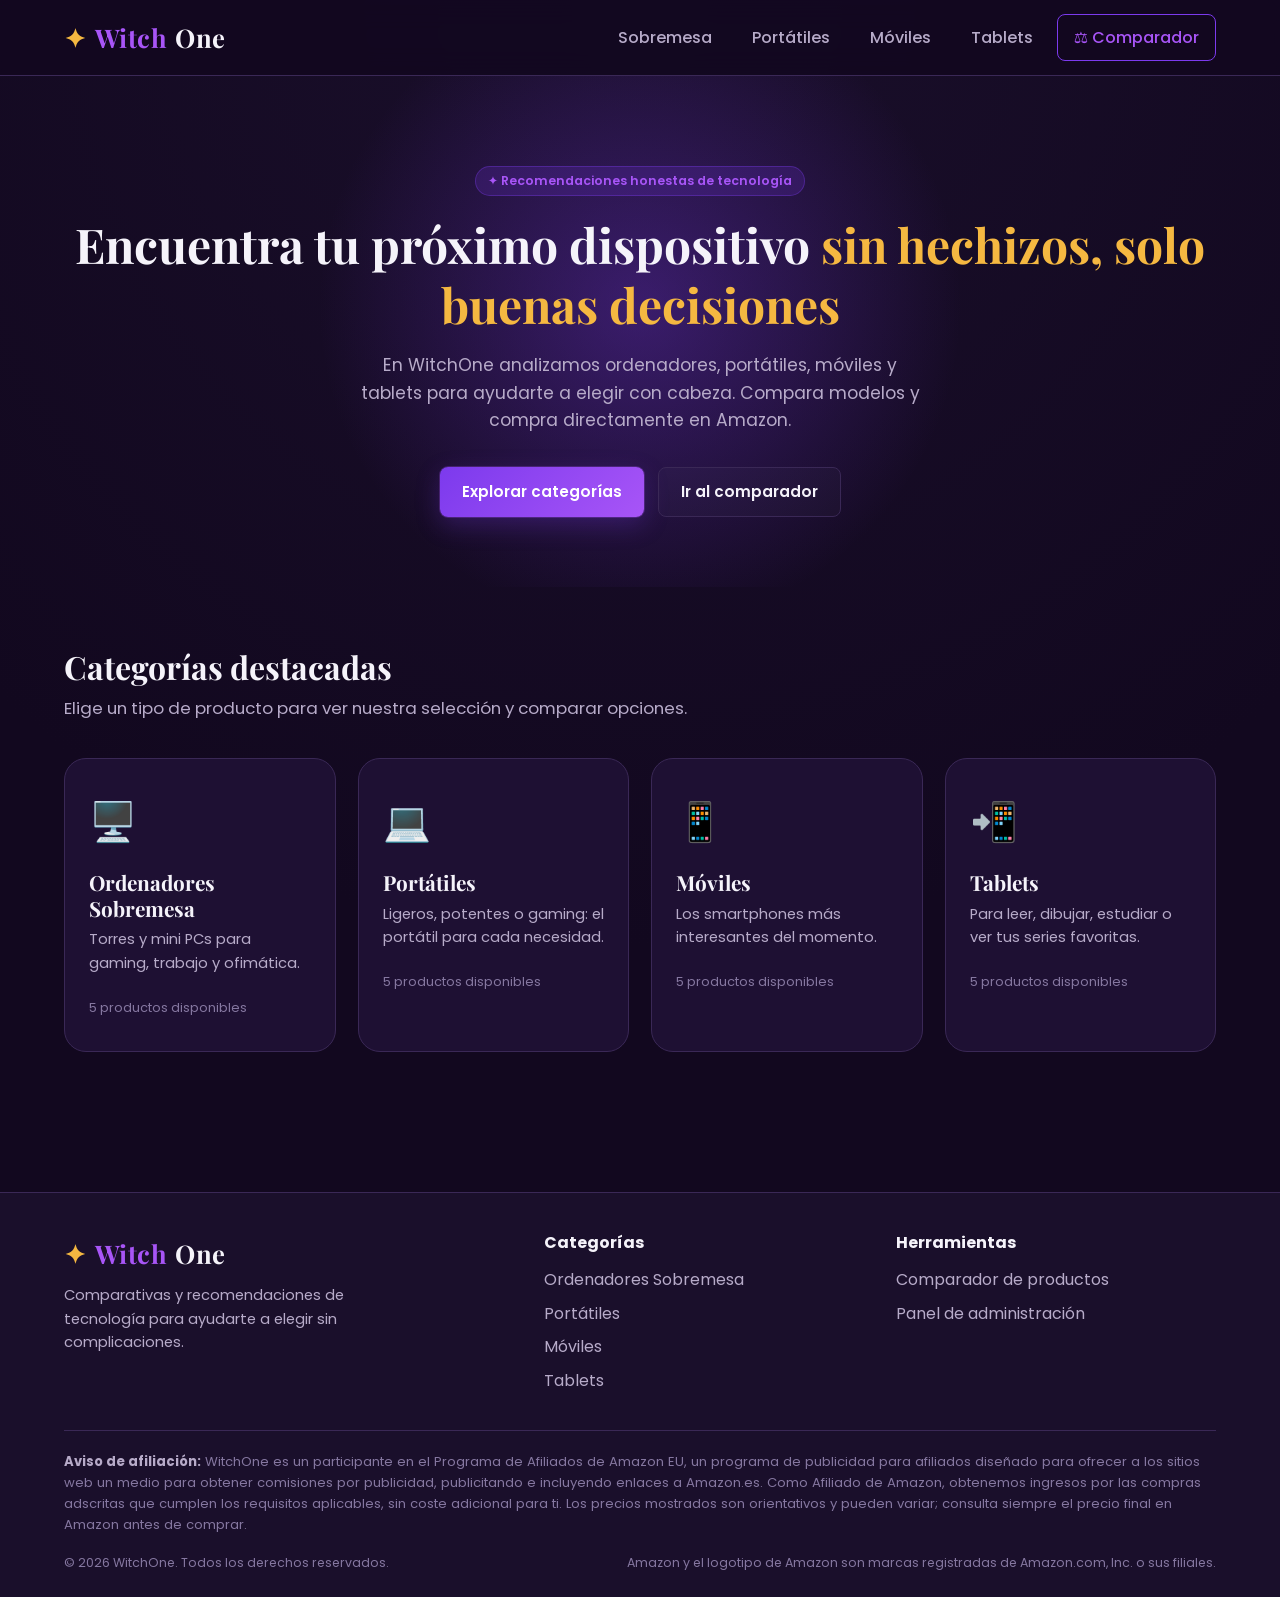
<file: index.html>
<!DOCTYPE html>
<html lang="es">
<head>
  <meta charset="UTF-8">
  <meta name="viewport" content="width=device-width, initial-scale=1.0">
  <title>WitchOne · Guías y comparativas de tecnología</title>
  <meta name="description" content="WitchOne: descubre los mejores ordenadores, portátiles, móviles y tablets con guías, comparativas y enlaces directos a Amazon.">
  <link rel="stylesheet" href="css/variables.css">
  <link rel="stylesheet" href="css/base.css">
  <link rel="stylesheet" href="css/layout.css">
  <link rel="stylesheet" href="css/components.css">
  <link rel="stylesheet" href="css/pages.css">
</head>
<body>

  <!-- ======================= CABECERA / NAVEGACIÓN ======================= -->
  <header class="site-header">
    <div class="container">
      <a href="index.html" class="logo">
        <span class="spark">✦</span><span class="brand-one">Witch</span>One
      </a>
      <button class="nav-toggle" aria-label="Abrir menú">
        <span></span><span></span><span></span>
      </button>
      <nav class="main-nav">
        <a href="categoria.html?cat=sobremesa" data-page="categoria.html">Sobremesa</a>
        <a href="categoria.html?cat=portatiles" data-page="categoria.html">Portátiles</a>
        <a href="categoria.html?cat=moviles" data-page="categoria.html">Móviles</a>
        <a href="categoria.html?cat=tablets" data-page="categoria.html">Tablets</a>
        <a href="comparador.html" class="compare-link" data-page="comparador.html">⚖️ Comparador</a>
      </nav>
    </div>
  </header>

  <main>
    <!-- ======================= HERO ======================= -->
    <section class="hero">
      <div class="container">
        <span class="badge">✦ Recomendaciones honestas de tecnología</span>
        <h1 style="margin-top:18px">Encuentra tu próximo dispositivo <span class="highlight">sin hechizos, solo buenas decisiones</span></h1>
        <p>En WitchOne analizamos ordenadores, portátiles, móviles y tablets para ayudarte a elegir con cabeza. Compara modelos y compra directamente en Amazon.</p>
        <div class="hero-actions">
          <a href="#categorias" class="btn btn-primary">Explorar categorías</a>
          <a href="comparador.html" class="btn btn-outline">Ir al comparador</a>
        </div>
      </div>
    </section>

    <!-- ======================= CATEGORÍAS DESTACADAS ======================= -->
    <section class="section" id="categorias">
      <div class="container">
        <h2 class="section-title">Categorías destacadas</h2>
        <p class="section-subtitle">Elige un tipo de producto para ver nuestra selección y comparar opciones.</p>
        <div class="category-grid" id="categories-grid">
          <!-- Las 4 tarjetas de categoría se generan dinámicamente con js/render-home.js -->
        </div>
      </div>
    </section>
  </main>

  <!-- ======================= PIE DE PÁGINA ======================= -->
  <footer class="site-footer">
    <div class="container">
      <div class="footer-grid">
        <div class="footer-col footer-brand">
          <a href="index.html" class="logo"><span class="spark">✦</span><span class="brand-one">Witch</span>One</a>
          <p>Comparativas y recomendaciones de tecnología para ayudarte a elegir sin complicaciones.</p>
        </div>
        <div class="footer-col">
          <h4>Categorías</h4>
          <ul>
            <li><a href="categoria.html?cat=sobremesa">Ordenadores Sobremesa</a></li>
            <li><a href="categoria.html?cat=portatiles">Portátiles</a></li>
            <li><a href="categoria.html?cat=moviles">Móviles</a></li>
            <li><a href="categoria.html?cat=tablets">Tablets</a></li>
          </ul>
        </div>
        <div class="footer-col">
          <h4>Herramientas</h4>
          <ul>
            <li><a href="comparador.html">Comparador de productos</a></li>
            <li><a href="admin.html">Panel de administración</a></li>
          </ul>
        </div>
      </div>
      <div class="affiliate-disclosure">
        <strong>Aviso de afiliación:</strong> WitchOne es un participante en el Programa de Afiliados de Amazon EU, un
        programa de publicidad para afiliados diseñado para ofrecer a los sitios web un medio para obtener comisiones
        por publicidad, publicitando e incluyendo enlaces a Amazon.es. Como Afiliado de Amazon, obtenemos ingresos por
        las compras adscritas que cumplen los requisitos aplicables, sin coste adicional para ti. Los precios mostrados
        son orientativos y pueden variar; consulta siempre el precio final en Amazon antes de comprar.
      </div>
      <div class="footer-bottom">
        <span>© 2026 WitchOne. Todos los derechos reservados.</span>
        <span>Amazon y el logotipo de Amazon son marcas registradas de Amazon.com, Inc. o sus filiales.</span>
      </div>
    </div>
  </footer>

  <script src="js/nav.js"></script>
  <script type="module" src="js/render-home.js"></script>
</body>
</html>
</file>
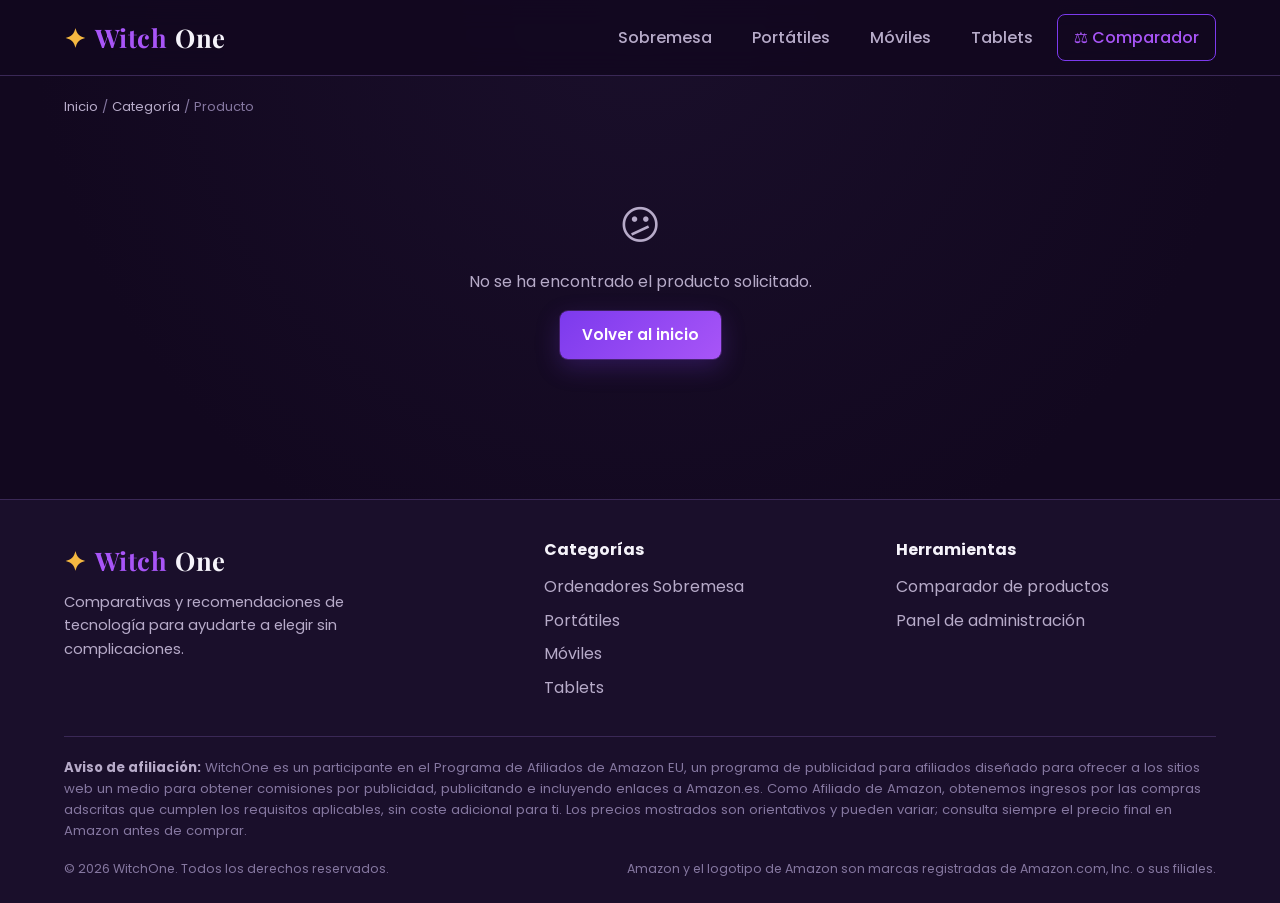
<file: producto.html>
<!DOCTYPE html>
<html lang="es">
<head>
  <meta charset="UTF-8">
  <meta name="viewport" content="width=device-width, initial-scale=1.0">
  <title>Producto · WitchOne</title>
  <link rel="stylesheet" href="css/variables.css">
  <link rel="stylesheet" href="css/base.css">
  <link rel="stylesheet" href="css/layout.css">
  <link rel="stylesheet" href="css/components.css">
  <link rel="stylesheet" href="css/pages.css">
</head>
<body>

  <!-- ======================= CABECERA / NAVEGACIÓN ======================= -->
  <header class="site-header">
    <div class="container">
      <a href="index.html" class="logo">
        <span class="spark">✦</span><span class="brand-one">Witch</span>One
      </a>
      <button class="nav-toggle" aria-label="Abrir menú">
        <span></span><span></span><span></span>
      </button>
      <nav class="main-nav">
        <a href="categoria.html?cat=sobremesa" data-page="categoria.html">Sobremesa</a>
        <a href="categoria.html?cat=portatiles" data-page="categoria.html">Portátiles</a>
        <a href="categoria.html?cat=moviles" data-page="categoria.html">Móviles</a>
        <a href="categoria.html?cat=tablets" data-page="categoria.html">Tablets</a>
        <a href="comparador.html" class="compare-link" data-page="comparador.html">⚖️ Comparador</a>
      </nav>
    </div>
  </header>

  <main>
    <div class="container">
      <div class="breadcrumbs" style="margin-top:20px">
        <a href="index.html">Inicio</a> /
        <a href="categoria.html" id="breadcrumb-category">Categoría</a> /
        <span id="breadcrumb-product">Producto</span>
      </div>

      <div id="product-root">
        <!-- ======================= FICHA DE PRODUCTO ======================= -->
        <div class="product-detail">
          <div class="gallery">
            <img id="product-image" src="" alt="">
          </div>

          <div class="info">
            <h1 id="product-title"></h1>
            <div class="meta-row">
              <span class="rating" id="product-rating"></span>
              <span id="product-availability"></span>
            </div>

            <div class="price-box">
              <div>
                <div class="price" id="product-price"></div>
                <div id="product-original-price" class="text-muted" style="margin-top:6px"></div>
              </div>
              <a href="#" id="product-cta" class="btn btn-amazon" target="_blank" rel="nofollow sponsored noopener">Ver en Amazon</a>
            </div>

            <p class="description" id="product-description"></p>

            <div style="margin-bottom:30px">
              <a href="#" id="compare-link" class="btn btn-outline btn-sm">⚖️ Añadir al comparador</a>
            </div>

            <!-- ======================= VENTAJAS / DESVENTAJAS ======================= -->
            <section>
              <h2>Ventajas y desventajas</h2>
              <div class="pros-cons">
                <div class="block pros">
                  <h4>👍 Ventajas</h4>
                  <ul id="product-pros"></ul>
                </div>
                <div class="block cons">
                  <h4>👎 Desventajas</h4>
                  <ul id="product-cons"></ul>
                </div>
              </div>
            </section>

            <!-- ======================= ESPECIFICACIONES ======================= -->
            <section>
              <h2>Especificaciones técnicas</h2>
              <table class="specs-table">
                <tbody id="product-specs"></tbody>
              </table>
            </section>

            <!-- ======================= RESEÑAS ======================= -->
            <section>
              <h2>Reseñas de compradores</h2>
              <p class="text-muted" style="margin-bottom:16px;font-size:.85rem">
                Reseñas seleccionadas manualmente a partir de opiniones publicadas en Amazon.
              </p>
              <div id="product-reviews"></div>
            </section>
          </div>
        </div>
      </div>
    </div>
  </main>

  <!-- ======================= PIE DE PÁGINA ======================= -->
  <footer class="site-footer">
    <div class="container">
      <div class="footer-grid">
        <div class="footer-col footer-brand">
          <a href="index.html" class="logo"><span class="spark">✦</span><span class="brand-one">Witch</span>One</a>
          <p>Comparativas y recomendaciones de tecnología para ayudarte a elegir sin complicaciones.</p>
        </div>
        <div class="footer-col">
          <h4>Categorías</h4>
          <ul>
            <li><a href="categoria.html?cat=sobremesa">Ordenadores Sobremesa</a></li>
            <li><a href="categoria.html?cat=portatiles">Portátiles</a></li>
            <li><a href="categoria.html?cat=moviles">Móviles</a></li>
            <li><a href="categoria.html?cat=tablets">Tablets</a></li>
          </ul>
        </div>
        <div class="footer-col">
          <h4>Herramientas</h4>
          <ul>
            <li><a href="comparador.html">Comparador de productos</a></li>
            <li><a href="admin.html">Panel de administración</a></li>
          </ul>
        </div>
      </div>
      <div class="affiliate-disclosure">
        <strong>Aviso de afiliación:</strong> WitchOne es un participante en el Programa de Afiliados de Amazon EU, un
        programa de publicidad para afiliados diseñado para ofrecer a los sitios web un medio para obtener comisiones
        por publicidad, publicitando e incluyendo enlaces a Amazon.es. Como Afiliado de Amazon, obtenemos ingresos por
        las compras adscritas que cumplen los requisitos aplicables, sin coste adicional para ti. Los precios mostrados
        son orientativos y pueden variar; consulta siempre el precio final en Amazon antes de comprar.
      </div>
      <div class="footer-bottom">
        <span>© 2026 WitchOne. Todos los derechos reservados.</span>
        <span>Amazon y el logotipo de Amazon son marcas registradas de Amazon.com, Inc. o sus filiales.</span>
      </div>
    </div>
  </footer>

  <script src="js/nav.js"></script>
  <script type="module" src="js/render-product.js"></script>
</body>
</html>
</file>
<file: css/variables.css>
/* ==========================================================================
   VARIABLES GLOBALES
   Aquí se define toda la paleta de colores, tipografías y medidas.
   Si en el futuro quieres cambiar el "look" de la web, este es el
   único archivo que necesitas tocar en la mayoría de los casos.
   ========================================================================== */

:root {
  /* --- Colores de fondo --- */
  --color-bg: #12081f;              /* Fondo principal (morado casi negro) */
  --color-bg-alt: #1a0f2b;          /* Fondo alterno de secciones */
  --color-surface: #1e1033;         /* Fondo de tarjetas y paneles */
  --color-surface-light: #2a1a45;   /* Tarjetas al hacer hover / paneles elevados */

  /* --- Colores de marca --- */
  --color-primary: #7c3aed;         /* Violeta vibrante (marca) */
  --color-primary-light: #a855f7;   /* Púrpura magenta (hover / acentos) */
  --color-accent: #f5b841;          /* Dorado (CTA "Ver en Amazon", estrellas) */
  --color-accent-dark: #d99a2b;     /* Dorado oscuro (hover del CTA) */

  /* --- Colores de texto --- */
  --color-text: #f5f3fa;            /* Texto principal */
  --color-text-muted: #b7abc9;      /* Texto secundario */
  --color-text-faint: #8577a0;      /* Texto terciario / placeholders */

  /* --- Bordes y estados --- */
  --color-border: #3a2856;          /* Bordes y separadores */
  --color-success: #4ade80;         /* Verde éxito / disponibilidad */
  --color-danger: #f87171;          /* Rojo error / eliminar */
  --color-star: #f5b841;            /* Color de las estrellas de valoración */

  /* --- Tipografías --- */
  --font-body: 'Poppins', 'Segoe UI', system-ui, sans-serif;
  --font-display: 'Playfair Display', Georgia, serif; /* Logo y titulares con carácter místico */

  /* --- Radios y sombras --- */
  --radius-sm: 8px;
  --radius-md: 14px;
  --radius-lg: 22px;
  --shadow-soft: 0 10px 30px rgba(0, 0, 0, 0.35);
  --shadow-glow: 0 0 0 1px rgba(168, 85, 247, 0.25), 0 8px 24px rgba(124, 58, 237, 0.25);

  /* --- Layout --- */
  --max-width: 1200px;
  --header-height: 76px;
  --transition-fast: 0.18s ease;
  --transition-medium: 0.32s ease;
}
</file>
<file: css/base.css>
/* ==========================================================================
   BASE
   Reset básico + estilos generales que aplican a toda la web
   (tipografía, colores de fondo, enlaces, scrollbar, etc.)
   ========================================================================== */

@import url('https://fonts.googleapis.com/css2?family=Poppins:wght@300;400;500;600;700&family=Playfair+Display:wght@600;700&display=swap');

* {
  margin: 0;
  padding: 0;
  box-sizing: border-box;
}

html {
  scroll-behavior: smooth;
}

body {
  background: radial-gradient(circle at top, var(--color-bg-alt) 0%, var(--color-bg) 55%);
  color: var(--color-text);
  font-family: var(--font-body);
  line-height: 1.6;
  min-height: 100vh;
  display: flex;
  flex-direction: column;
}

main {
  flex: 1;
}

a {
  color: inherit;
  text-decoration: none;
}

img {
  max-width: 100%;
  display: block;
}

ul {
  list-style: none;
}

button {
  font-family: inherit;
  cursor: pointer;
  border: none;
  background: none;
  color: inherit;
}

input,
textarea,
select {
  font-family: inherit;
  color: inherit;
}

h1, h2, h3, h4 {
  font-family: var(--font-display);
  font-weight: 700;
  line-height: 1.25;
}

.container {
  max-width: var(--max-width);
  margin: 0 auto;
  padding: 0 24px;
}

/* Scrollbar con estética mística */
::-webkit-scrollbar {
  width: 10px;
}
::-webkit-scrollbar-track {
  background: var(--color-bg);
}
::-webkit-scrollbar-thumb {
  background: var(--color-primary);
  border-radius: 10px;
}

/* Utilidades reutilizables */
.text-muted {
  color: var(--color-text-muted);
}

.section-title {
  font-size: 2rem;
  margin-bottom: 8px;
}

.section-subtitle {
  color: var(--color-text-muted);
  margin-bottom: 36px;
  font-size: 1.05rem;
}

.badge {
  display: inline-flex;
  align-items: center;
  gap: 6px;
  padding: 4px 12px;
  border-radius: 999px;
  font-size: 0.78rem;
  font-weight: 600;
  background: rgba(124, 58, 237, 0.18);
  color: var(--color-primary-light);
  border: 1px solid rgba(124, 58, 237, 0.35);
}

.visually-hidden {
  position: absolute;
  width: 1px;
  height: 1px;
  overflow: hidden;
  clip: rect(0 0 0 0);
  white-space: nowrap;
}

/* Estado vacío genérico */
.empty-state {
  text-align: center;
  padding: 60px 20px;
  color: var(--color-text-muted);
}

.empty-state .icon {
  font-size: 2.5rem;
  margin-bottom: 12px;
}
</file>
<file: css/layout.css>
/* ==========================================================================
   LAYOUT
   Cabecera (header), navegación, menú móvil y pie de página (footer).
   Estos elementos se repiten en todas las páginas de la web principal.
   ========================================================================== */

/* ---------- HEADER ---------- */
.site-header {
  position: sticky;
  top: 0;
  z-index: 100;
  height: var(--header-height);
  display: flex;
  align-items: center;
  background: rgba(18, 8, 31, 0.85);
  backdrop-filter: blur(14px);
  border-bottom: 1px solid var(--color-border);
}

.site-header .container {
  display: flex;
  align-items: center;
  justify-content: space-between;
  width: 100%;
}

.logo {
  font-family: var(--font-display);
  font-size: 1.6rem;
  font-weight: 700;
  letter-spacing: 0.5px;
  display: flex;
  align-items: center;
  gap: 8px;
}

.logo .spark {
  color: var(--color-accent);
}

.logo span.brand-one {
  color: var(--color-primary-light);
}

/* ---------- NAVEGACIÓN ---------- */
.main-nav {
  display: flex;
  align-items: center;
  gap: 8px;
}

.main-nav a {
  padding: 10px 16px;
  border-radius: var(--radius-sm);
  font-weight: 500;
  color: var(--color-text-muted);
  transition: background var(--transition-fast), color var(--transition-fast);
  white-space: nowrap;
}

.main-nav a:hover,
.main-nav a.active {
  background: rgba(124, 58, 237, 0.15);
  color: var(--color-text);
}

.main-nav a.compare-link {
  border: 1px solid var(--color-primary);
  color: var(--color-primary-light);
}

.nav-toggle {
  display: none;
  flex-direction: column;
  gap: 5px;
  padding: 8px;
}

.nav-toggle span {
  width: 24px;
  height: 2px;
  background: var(--color-text);
  border-radius: 2px;
}

/* ---------- FOOTER ---------- */
.site-footer {
  background: var(--color-bg-alt);
  border-top: 1px solid var(--color-border);
  margin-top: 80px;
  padding: 40px 0 24px;
}

.footer-grid {
  display: grid;
  grid-template-columns: 1.4fr 1fr 1fr;
  gap: 32px;
  margin-bottom: 28px;
}

.footer-col h4 {
  font-family: var(--font-body);
  font-size: 1rem;
  color: var(--color-text);
  margin-bottom: 14px;
}

.footer-col ul li {
  margin-bottom: 8px;
}

.footer-col ul li a {
  color: var(--color-text-muted);
  transition: color var(--transition-fast);
}

.footer-col ul li a:hover {
  color: var(--color-primary-light);
}

.footer-brand p {
  color: var(--color-text-muted);
  margin-top: 10px;
  font-size: 0.92rem;
  max-width: 340px;
}

.affiliate-disclosure {
  border-top: 1px solid var(--color-border);
  padding-top: 20px;
  font-size: 0.82rem;
  color: var(--color-text-faint);
  line-height: 1.6;
}

.affiliate-disclosure strong {
  color: var(--color-text-muted);
}

.footer-bottom {
  margin-top: 18px;
  font-size: 0.78rem;
  color: var(--color-text-faint);
  display: flex;
  justify-content: space-between;
  flex-wrap: wrap;
  gap: 8px;
}

/* ---------- RESPONSIVE ---------- */
@media (max-width: 900px) {
  .footer-grid {
    grid-template-columns: 1fr 1fr;
  }
}

@media (max-width: 768px) {
  .nav-toggle {
    display: flex;
  }

  .main-nav {
    position: fixed;
    top: var(--header-height);
    left: 0;
    right: 0;
    background: var(--color-bg-alt);
    border-bottom: 1px solid var(--color-border);
    flex-direction: column;
    align-items: stretch;
    padding: 12px;
    gap: 4px;
    transform: translateY(-150%);
    opacity: 0;
    transition: transform var(--transition-medium), opacity var(--transition-medium);
  }

  .main-nav.open {
    transform: translateY(0);
    opacity: 1;
  }

  .main-nav a {
    width: 100%;
    padding: 14px 16px;
  }

  .footer-grid {
    grid-template-columns: 1fr;
  }
}
</file>
<file: css/components.css>
/* ==========================================================================
   COMPONENTES REUTILIZABLES
   Tarjetas de producto, botones, estrellas de valoración, tablas
   comparativas, formularios... cualquier pieza que se repite en varias
   páginas vive aquí.
   ========================================================================== */

/* ---------- BOTONES ---------- */
.btn {
  display: inline-flex;
  align-items: center;
  justify-content: center;
  gap: 8px;
  padding: 12px 22px;
  border-radius: var(--radius-sm);
  font-weight: 600;
  font-size: 0.95rem;
  transition: transform var(--transition-fast), box-shadow var(--transition-fast), background var(--transition-fast);
}

.btn-primary {
  background: linear-gradient(135deg, var(--color-primary), var(--color-primary-light));
  color: #fff;
  box-shadow: var(--shadow-glow);
}

.btn-primary:hover {
  transform: translateY(-2px);
}

.btn-amazon {
  background: var(--color-accent);
  color: #1a1200;
}

.btn-amazon:hover {
  background: var(--color-accent-dark);
  transform: translateY(-2px);
}

.btn-outline {
  border: 1px solid var(--color-border);
  color: var(--color-text);
  background: rgba(255, 255, 255, 0.02);
}

.btn-outline:hover {
  border-color: var(--color-primary-light);
  color: var(--color-primary-light);
}

.btn-danger {
  background: rgba(248, 113, 113, 0.15);
  color: var(--color-danger);
  border: 1px solid rgba(248, 113, 113, 0.4);
}

.btn-danger:hover {
  background: rgba(248, 113, 113, 0.25);
}

.btn-sm {
  padding: 8px 14px;
  font-size: 0.82rem;
}

.btn-block {
  width: 100%;
}

/* ---------- ESTRELLAS DE VALORACIÓN ---------- */
.rating {
  display: inline-flex;
  align-items: center;
  gap: 6px;
  color: var(--color-star);
  font-size: 0.9rem;
}

.rating .stars {
  letter-spacing: 1px;
}

.rating .count {
  color: var(--color-text-faint);
  font-size: 0.82rem;
}

/* ---------- TARJETA DE CATEGORÍA (home) ---------- */
.category-card {
  position: relative;
  background: var(--color-surface);
  border: 1px solid var(--color-border);
  border-radius: var(--radius-lg);
  padding: 32px 24px;
  overflow: hidden;
  transition: transform var(--transition-medium), border-color var(--transition-medium);
}

.category-card:hover {
  transform: translateY(-6px);
  border-color: var(--color-primary);
}

.category-card::after {
  content: "";
  position: absolute;
  inset: 0;
  background: radial-gradient(circle at top right, rgba(124, 58, 237, 0.25), transparent 60%);
  opacity: 0;
  transition: opacity var(--transition-medium);
}

.category-card:hover::after {
  opacity: 1;
}

.category-card .icon {
  font-size: 2.4rem;
  margin-bottom: 16px;
  display: inline-block;
}

.category-card h3 {
  font-size: 1.3rem;
  margin-bottom: 8px;
}

.category-card p {
  color: var(--color-text-muted);
  font-size: 0.92rem;
  margin-bottom: 18px;
}

.category-card .count-tag {
  font-size: 0.8rem;
  color: var(--color-text-faint);
}

/* ---------- TARJETA DE PRODUCTO ---------- */
.product-card {
  background: var(--color-surface);
  border: 1px solid var(--color-border);
  border-radius: var(--radius-md);
  overflow: hidden;
  display: flex;
  flex-direction: column;
  transition: transform var(--transition-fast), border-color var(--transition-fast), box-shadow var(--transition-fast);
}

.product-card:hover {
  transform: translateY(-4px);
  border-color: var(--color-primary);
  box-shadow: var(--shadow-soft);
}

.product-card .thumb {
  aspect-ratio: 1 / 1;
  background: #fff;
  display: flex;
  align-items: center;
  justify-content: center;
  overflow: hidden;
}

.product-card .thumb img {
  width: 100%;
  height: 100%;
  object-fit: contain;
  padding: 14px;
}

.product-card .body {
  padding: 18px;
  display: flex;
  flex-direction: column;
  gap: 10px;
  flex: 1;
}

.product-card h3 {
  font-family: var(--font-body);
  font-size: 1.02rem;
  font-weight: 600;
  line-height: 1.4;
}

.product-card h3 a {
  color: var(--color-text);
}

.product-card h3 a:hover {
  color: var(--color-primary-light);
}

.product-card .price {
  font-size: 1.3rem;
  font-weight: 700;
  color: var(--color-accent);
}

.product-card .price small {
  font-size: 0.7rem;
  color: var(--color-text-faint);
  font-weight: 400;
  display: block;
}

.product-card .card-actions {
  margin-top: auto;
  display: flex;
  gap: 8px;
}

.product-card .card-actions .btn {
  flex: 1;
}

.product-card .compare-check {
  display: flex;
  align-items: center;
  gap: 6px;
  font-size: 0.8rem;
  color: var(--color-text-muted);
}

/* ---------- FILTROS DE CATEGORÍA ---------- */
.filters-bar {
  display: flex;
  flex-wrap: wrap;
  gap: 12px;
  align-items: center;
  justify-content: space-between;
  margin-bottom: 28px;
  padding: 16px 20px;
  background: var(--color-surface);
  border: 1px solid var(--color-border);
  border-radius: var(--radius-md);
}

.filters-bar .group {
  display: flex;
  align-items: center;
  gap: 8px;
}

.filters-bar select,
.filters-bar input {
  background: var(--color-bg);
  border: 1px solid var(--color-border);
  border-radius: var(--radius-sm);
  padding: 8px 12px;
  font-size: 0.88rem;
}

.filters-bar select:focus,
.filters-bar input:focus {
  outline: none;
  border-color: var(--color-primary);
}

/* ---------- GRID DE PRODUCTOS ---------- */
.product-grid {
  display: grid;
  grid-template-columns: repeat(auto-fill, minmax(240px, 1fr));
  gap: 22px;
}

.category-grid {
  display: grid;
  grid-template-columns: repeat(4, 1fr);
  gap: 22px;
}

/* ---------- BARRA FLOTANTE DE COMPARACIÓN ---------- */
.compare-bar {
  position: fixed;
  bottom: 20px;
  left: 50%;
  transform: translateX(-50%) translateY(140%);
  background: var(--color-surface-light);
  border: 1px solid var(--color-primary);
  box-shadow: var(--shadow-soft);
  border-radius: 999px;
  padding: 10px 12px 10px 20px;
  display: flex;
  align-items: center;
  gap: 16px;
  z-index: 90;
  transition: transform var(--transition-medium);
}

.compare-bar.visible {
  transform: translateX(-50%) translateY(0);
}

.compare-bar .count {
  font-weight: 600;
  font-size: 0.9rem;
}

/* ---------- LISTAS PROS / CONTRAS ---------- */
.pros-cons {
  display: grid;
  grid-template-columns: 1fr 1fr;
  gap: 24px;
}

.pros-cons .block {
  background: var(--color-surface);
  border: 1px solid var(--color-border);
  border-radius: var(--radius-md);
  padding: 20px;
}

.pros-cons h4 {
  font-family: var(--font-body);
  font-size: 1rem;
  margin-bottom: 12px;
  display: flex;
  align-items: center;
  gap: 8px;
}

.pros-cons.pros h4 { color: var(--color-success); }
.pros-cons .block.cons h4 { color: var(--color-danger); }

.pros-cons .block li {
  position: relative;
  padding-left: 22px;
  margin-bottom: 10px;
  font-size: 0.92rem;
  color: var(--color-text-muted);
}

.pros-cons .block.pros li::before {
  content: "✓";
  position: absolute;
  left: 0;
  color: var(--color-success);
  font-weight: 700;
}

.pros-cons .block.cons li::before {
  content: "✕";
  position: absolute;
  left: 0;
  color: var(--color-danger);
  font-weight: 700;
}

/* ---------- TABLA DE SPECS / COMPARATIVA ---------- */
.specs-table,
.compare-table {
  width: 100%;
  border-collapse: collapse;
  background: var(--color-surface);
  border: 1px solid var(--color-border);
  border-radius: var(--radius-md);
  overflow: hidden;
}

.specs-table td,
.compare-table td,
.compare-table th {
  padding: 14px 18px;
  border-bottom: 1px solid var(--color-border);
  font-size: 0.9rem;
  vertical-align: top;
}

.specs-table tr:last-child td,
.compare-table tr:last-child td {
  border-bottom: none;
}

.specs-table td:first-child {
  color: var(--color-text-muted);
  width: 40%;
}

.compare-table th {
  background: var(--color-surface-light);
  text-align: left;
}

.compare-table td.label-col,
.compare-table th.label-col {
  width: 180px;
  color: var(--color-text-muted);
  font-weight: 500;
}

.compare-table img {
  width: 90px;
  height: 90px;
  object-fit: contain;
  background: #fff;
  border-radius: var(--radius-sm);
  padding: 6px;
}

.compare-table .remove-col {
  color: var(--color-danger);
  font-size: 0.78rem;
}

/* ---------- RESEÑAS ---------- */
.review {
  background: var(--color-surface);
  border: 1px solid var(--color-border);
  border-radius: var(--radius-md);
  padding: 18px 20px;
  margin-bottom: 14px;
}

.review .review-head {
  display: flex;
  justify-content: space-between;
  align-items: center;
  margin-bottom: 8px;
}

.review .author {
  font-weight: 600;
}

.review p {
  color: var(--color-text-muted);
  font-size: 0.92rem;
}

/* ---------- TARJETA / PANEL GENÉRICO ---------- */
.panel {
  background: var(--color-surface);
  border: 1px solid var(--color-border);
  border-radius: var(--radius-lg);
  padding: 28px;
}

/* ---------- FORMULARIOS ---------- */
.form-group {
  margin-bottom: 18px;
}

.form-group label {
  display: block;
  margin-bottom: 6px;
  font-size: 0.88rem;
  color: var(--color-text-muted);
  font-weight: 500;
}

.form-group input,
.form-group textarea,
.form-group select {
  width: 100%;
  background: var(--color-bg);
  border: 1px solid var(--color-border);
  border-radius: var(--radius-sm);
  padding: 10px 14px;
  font-size: 0.92rem;
}

.form-group input:focus,
.form-group textarea:focus,
.form-group select:focus {
  outline: none;
  border-color: var(--color-primary);
}

.form-group .hint {
  font-size: 0.76rem;
  color: var(--color-text-faint);
  margin-top: 4px;
}

.form-row {
  display: grid;
  grid-template-columns: 1fr 1fr;
  gap: 16px;
}

.form-list-editor .list-row {
  display: flex;
  gap: 8px;
  margin-bottom: 8px;
}

.form-list-editor .list-row input {
  flex: 1;
}

/* ---------- RESPONSIVE ---------- */
@media (max-width: 1024px) {
  .category-grid {
    grid-template-columns: repeat(2, 1fr);
  }
}

@media (max-width: 640px) {
  .category-grid {
    grid-template-columns: 1fr;
  }

  .pros-cons {
    grid-template-columns: 1fr;
  }

  .form-row {
    grid-template-columns: 1fr;
  }

  .product-grid {
    grid-template-columns: repeat(auto-fill, minmax(160px, 1fr));
    gap: 14px;
  }
}
</file>
<file: css/pages.css>
/* ==========================================================================
   ESTILOS ESPECÍFICOS DE CADA PÁGINA
   (hero de inicio, cabecera de categoría, ficha de producto, comparador...)
   ========================================================================== */

/* ---------- HERO (INICIO) ---------- */
.hero {
  padding: 90px 0 70px;
  text-align: center;
  position: relative;
  overflow: hidden;
}

.hero::before {
  content: "";
  position: absolute;
  top: -120px;
  left: 50%;
  transform: translateX(-50%);
  width: 700px;
  height: 700px;
  background: radial-gradient(circle, rgba(124, 58, 237, 0.35), transparent 65%);
  z-index: -1;
}

.hero h1 {
  font-size: 3rem;
  margin-bottom: 18px;
}

.hero h1 .highlight {
  color: var(--color-accent);
}

.hero p {
  max-width: 560px;
  margin: 0 auto 32px;
  color: var(--color-text-muted);
  font-size: 1.08rem;
}

.hero-actions {
  display: flex;
  gap: 14px;
  justify-content: center;
  flex-wrap: wrap;
}

/* ---------- SECCIONES DE INICIO ---------- */
.section {
  padding: 60px 0;
}

/* ---------- CABECERA DE CATEGORÍA ---------- */
.category-hero {
  padding: 50px 0 30px;
  border-bottom: 1px solid var(--color-border);
  margin-bottom: 40px;
}

.category-hero .icon {
  font-size: 2.6rem;
  margin-bottom: 10px;
  display: inline-block;
}

.breadcrumbs {
  font-size: 0.82rem;
  color: var(--color-text-faint);
  margin-bottom: 16px;
}

.breadcrumbs a {
  color: var(--color-text-muted);
}

.breadcrumbs a:hover {
  color: var(--color-primary-light);
}

/* ---------- FICHA DE PRODUCTO ---------- */
.product-detail {
  display: grid;
  grid-template-columns: 420px 1fr;
  gap: 48px;
  padding: 40px 0 20px;
}

.product-detail .gallery {
  background: #fff;
  border-radius: var(--radius-lg);
  padding: 24px;
  display: flex;
  align-items: center;
  justify-content: center;
  height: fit-content;
  position: sticky;
  top: calc(var(--header-height) + 20px);
}

.product-detail .gallery img {
  max-height: 380px;
  object-fit: contain;
}

.product-detail .info h1 {
  font-size: 1.9rem;
  margin-bottom: 14px;
}

.product-detail .meta-row {
  display: flex;
  align-items: center;
  gap: 18px;
  margin-bottom: 20px;
  flex-wrap: wrap;
}

.product-detail .price-box {
  margin: 20px 0 24px;
  padding: 20px;
  background: var(--color-surface);
  border: 1px solid var(--color-border);
  border-radius: var(--radius-md);
  display: flex;
  align-items: center;
  justify-content: space-between;
  flex-wrap: wrap;
  gap: 16px;
}

.product-detail .price-box .price {
  font-size: 2rem;
  font-weight: 700;
  color: var(--color-accent);
}

.product-detail .price-box .price small {
  display: block;
  font-size: 0.72rem;
  font-weight: 400;
  color: var(--color-text-faint);
}

.product-detail .description {
  color: var(--color-text-muted);
  margin-bottom: 30px;
  line-height: 1.7;
}

.product-detail section {
  margin-bottom: 40px;
}

.product-detail section > h2 {
  font-size: 1.35rem;
  margin-bottom: 18px;
}

/* ---------- COMPARADOR ---------- */
.compare-picker {
  display: grid;
  grid-template-columns: 260px 1fr;
  gap: 30px;
  align-items: start;
}

.compare-picker .picker-panel {
  position: sticky;
  top: calc(var(--header-height) + 20px);
}

.compare-picker .picker-list {
  max-height: 60vh;
  overflow-y: auto;
  margin-top: 14px;
}

.compare-picker .picker-item {
  display: flex;
  align-items: center;
  gap: 10px;
  padding: 10px 8px;
  border-radius: var(--radius-sm);
  font-size: 0.88rem;
}

.compare-picker .picker-item:hover {
  background: var(--color-surface-light);
}

.compare-picker .picker-item img {
  width: 36px;
  height: 36px;
  object-fit: contain;
  background: #fff;
  border-radius: 6px;
  padding: 3px;
}

.compare-table-wrap {
  overflow-x: auto;
}

/* ---------- ADMIN PANEL ---------- */
.admin-shell {
  display: grid;
  grid-template-columns: 420px 1fr;
  gap: 30px;
  align-items: start;
  padding: 30px 0 60px;
}

.admin-header {
  padding: 26px 0 10px;
  border-bottom: 1px solid var(--color-border);
  margin-bottom: 20px;
}

.admin-table-wrap {
  overflow-x: auto;
}

.admin-table {
  width: 100%;
  border-collapse: collapse;
}

.admin-table th,
.admin-table td {
  padding: 12px 14px;
  border-bottom: 1px solid var(--color-border);
  font-size: 0.85rem;
  text-align: left;
  vertical-align: middle;
}

.admin-table th {
  color: var(--color-text-muted);
  font-weight: 600;
}

.admin-table img {
  width: 42px;
  height: 42px;
  object-fit: contain;
  background: #fff;
  border-radius: 6px;
  padding: 2px;
}

.admin-table .row-actions {
  display: flex;
  gap: 6px;
}

.admin-toolbar {
  display: flex;
  justify-content: space-between;
  align-items: center;
  margin-bottom: 16px;
  flex-wrap: wrap;
  gap: 12px;
}

.admin-status {
  padding: 12px 16px;
  border-radius: var(--radius-sm);
  font-size: 0.85rem;
  margin-bottom: 18px;
  display: none;
}

.admin-status.show {
  display: block;
}

.admin-status.ok {
  background: rgba(74, 222, 128, 0.12);
  color: var(--color-success);
  border: 1px solid rgba(74, 222, 128, 0.3);
}

.admin-status.error {
  background: rgba(248, 113, 113, 0.12);
  color: var(--color-danger);
  border: 1px solid rgba(248, 113, 113, 0.3);
}

.admin-status.info {
  background: rgba(124, 58, 237, 0.12);
  color: var(--color-primary-light);
  border: 1px solid rgba(124, 58, 237, 0.3);
}

/* ---------- RESPONSIVE ---------- */
@media (max-width: 1024px) {
  .product-detail {
    grid-template-columns: 1fr;
  }

  .product-detail .gallery {
    position: static;
    max-width: 340px;
    margin: 0 auto;
  }

  .compare-picker {
    grid-template-columns: 1fr;
  }

  .compare-picker .picker-panel {
    position: static;
  }

  .admin-shell {
    grid-template-columns: 1fr;
  }
}

@media (max-width: 640px) {
  .hero h1 {
    font-size: 2.1rem;
  }

  .hero {
    padding: 60px 0 40px;
  }
}
</file>
